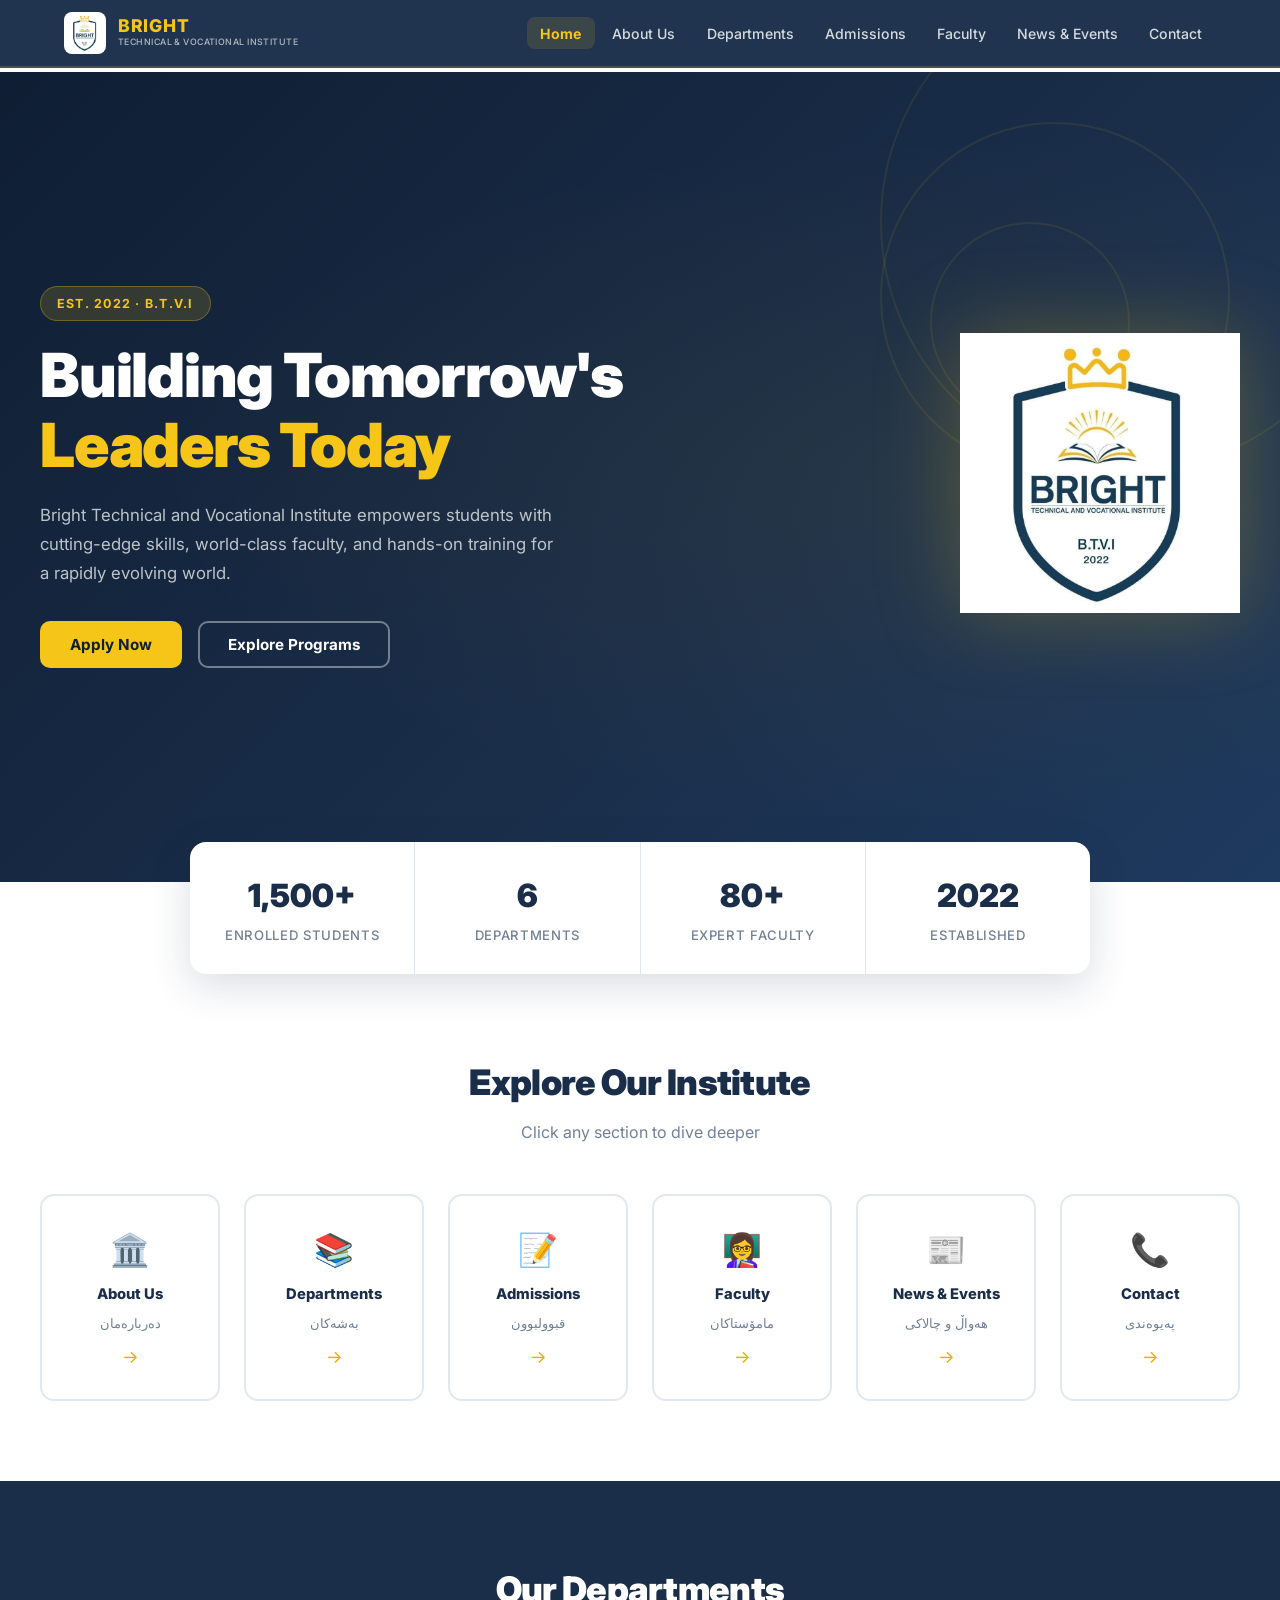
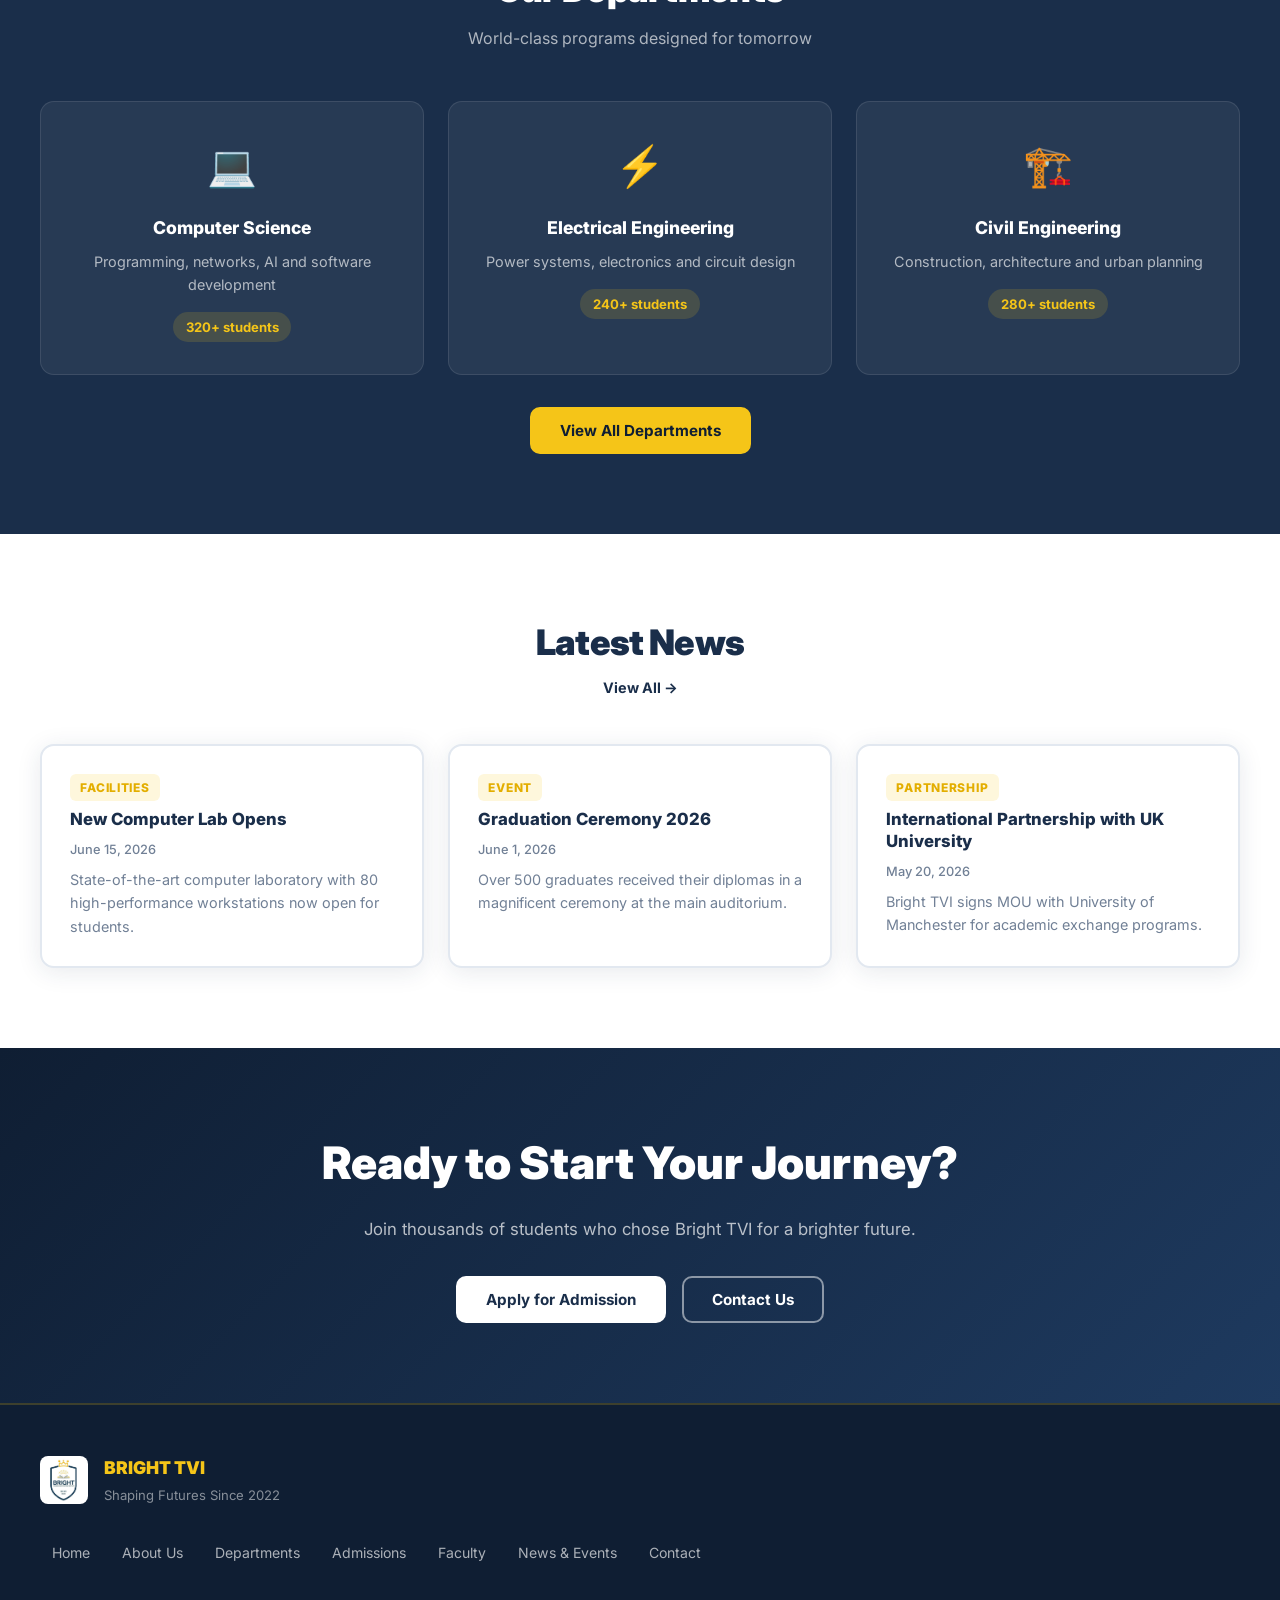
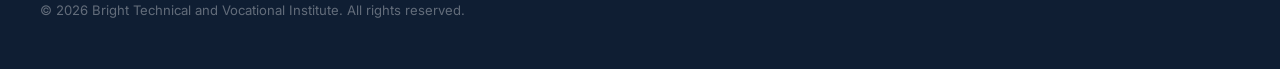
<file: project.html>
<!DOCTYPE html>
  <html lang="en">
  <head>
  <meta charset="UTF-8" />
  <meta name="viewport" content="width=device-width, initial-scale=1.0" />
  <title>Bright Technical and Vocational Institute — B.T.V.I</title>
  <link href="https://fonts.googleapis.com/css2?family=Inter:wght@300;400;500;600;700;800;900&display=swap" rel="stylesheet">
  <style>
  *,*::before,*::after{box-sizing:border-box;margin:0;padding:0}
  :root{
    --navy:#1a2e4a;--navy2:#0f1e33;--gold:#f5c518;--gold2:#e3ae00;
    --white:#ffffff;--gray:#f4f6fa;--text:#2d3748;--muted:#718096;
    --border:#e2e8f0;--radius:14px;
    --shadow:0 4px 24px rgba(26,46,74,.10);--shadow-lg:0 12px 40px rgba(26,46,74,.16);
  }
  html{scroll-behavior:smooth}
  body{font-family:'Inter',sans-serif;color:var(--text);background:#fff;line-height:1.6}
  button{cursor:pointer;border:none;background:none;font-family:inherit}
  input,textarea{font-family:inherit}
  img{max-width:100%}
  ul{list-style:none}
  p{color:var(--muted);line-height:1.7}

  .bvi-root{min-height:100vh;display:flex;flex-direction:column}
  .bvi-main{flex:1;padding-top:72px}
  .page{display:none}
  .page.active{display:block}

  /* NAV */
  .bvi-nav{
    position:fixed;top:0;left:0;right:0;z-index:1000;
    background:rgba(26,46,74,.97);backdrop-filter:blur(16px);
    border-bottom:2px solid rgba(245,197,24,.2);transition:box-shadow .3s;
  }
  .bvi-nav.scrolled{box-shadow:0 4px 32px rgba(0,0,0,.3)}
  .bvi-nav__inner{
    max-width:1200px;margin:0 auto;
    display:flex;align-items:center;gap:1.5rem;padding:.75rem 1.5rem;
  }
  .bvi-nav__brand{display:flex;align-items:center;gap:.75rem;cursor:pointer;flex-shrink:0}
  .bvi-nav__logo{width:42px;height:42px;border-radius:8px;object-fit:contain;background:white;padding:2px}
  .bvi-nav__brand-text{display:flex;flex-direction:column}
  .bvi-nav__title{font-size:1.1rem;font-weight:800;color:var(--gold);letter-spacing:.04em;line-height:1}
  .bvi-nav__sub{font-size:.55rem;color:rgba(255,255,255,.65);font-weight:500;letter-spacing:.05em;text-transform:uppercase}
  .bvi-nav__links{display:flex;align-items:center;gap:.25rem;margin-left:auto}
  .bvi-nav__link{
    padding:.45rem .85rem;border-radius:8px;
    color:rgba(255,255,255,.82);font-size:.88rem;font-weight:500;transition:all .2s;cursor:pointer;
  }
  .bvi-nav__link:hover{color:#fff;background:rgba(255,255,255,.1)}
  .bvi-nav__link.active{color:var(--gold)!important;background:rgba(245,197,24,.12)!important;font-weight:700}
  .bvi-hamburger{display:none;flex-direction:column;gap:5px;padding:.5rem;margin-left:auto;background:none;border:none;cursor:pointer}
  .bvi-hamburger span{display:block;width:24px;height:2px;background:white;border-radius:2px;transition:all .3s}
  .bvi-hamburger.open span:nth-child(1){transform:rotate(45deg) translate(5px,5px)}
  .bvi-hamburger.open span:nth-child(2){opacity:0}
  .bvi-hamburger.open span:nth-child(3){transform:rotate(-45deg) translate(5px,-5px)}

  /* BUTTONS */
  .bvi-btn{
    display:inline-flex;align-items:center;gap:.5rem;
    padding:.75rem 1.75rem;border-radius:10px;font-size:.95rem;font-weight:700;
    transition:all .2s;cursor:pointer;border:2px solid transparent;
  }
  .bvi-btn--gold{background:var(--gold);color:var(--navy2);border-color:var(--gold)}
  .bvi-btn--gold:hover{background:var(--gold2);border-color:var(--gold2);transform:translateY(-2px);box-shadow:0 8px 24px rgba(245,197,24,.35)}
  .bvi-btn--navy{background:var(--navy);color:#fff;border-color:var(--navy)}
  .bvi-btn--navy:hover{background:var(--navy2);transform:translateY(-2px)}
  .bvi-btn--outline{background:transparent;color:#fff;border-color:rgba(255,255,255,.4)}
  .bvi-btn--outline:hover{border-color:#fff;background:rgba(255,255,255,.08)}
  .bvi-btn--white{background:#fff;color:var(--navy)}
  .bvi-btn--white:hover{transform:translateY(-2px);box-shadow:0 8px 24px rgba(0,0,0,.15)}
  .bvi-btn--outline-white{background:transparent;color:#fff;border-color:rgba(255,255,255,.5)}
  .bvi-btn--outline-white:hover{border-color:white;background:rgba(255,255,255,.1)}
  .bvi-link{background:none;border:none;color:var(--navy);font-weight:700;cursor:pointer;font-size:.9rem;transition:color .2s}
  .bvi-link:hover{color:var(--gold2)}

  /* HERO */
  .bvi-hero{
    min-height:90vh;
    background:linear-gradient(135deg,var(--navy2) 0%,var(--navy) 60%,#1e3a5f 100%);
    display:flex;align-items:center;padding:4rem 1.5rem;position:relative;overflow:hidden;
  }
  .bvi-hero::before{
    content:'';position:absolute;inset:0;pointer-events:none;
    background:radial-gradient(ellipse at 75% 50%,rgba(245,197,24,.06) 0%,transparent 60%);
  }
  .bvi-hero__circles{position:absolute;inset:0;pointer-events:none}
  .bvi-hero__circles span{
    position:absolute;border-radius:50%;border:2px solid rgba(245,197,24,.08);
    animation:pulse 4s ease-in-out infinite;
  }
  .bvi-hero__circles span:nth-child(1){width:500px;height:500px;right:-100px;top:-100px;animation-delay:0s}
  .bvi-hero__circles span:nth-child(2){width:350px;height:350px;right:50px;top:50px;animation-delay:.8s}
  .bvi-hero__circles span:nth-child(3){width:200px;height:200px;right:150px;top:150px;animation-delay:1.6s}
  @keyframes pulse{0%,100%{opacity:.3;transform:scale(1)}50%{opacity:.8;transform:scale(1.03)}}

  .bvi-hero__wrap{max-width:1200px;margin:0 auto;display:grid;grid-template-columns:1fr auto;align-items:center;gap:4rem;width:100%;position:relative;z-index:1}
  .bvi-hero__badge{
    display:inline-block;background:rgba(245,197,24,.15);border:1px solid rgba(245,197,24,.3);
    color:var(--gold);font-size:.78rem;font-weight:700;letter-spacing:.1em;text-transform:uppercase;
    padding:.4rem 1rem;border-radius:100px;margin-bottom:1.25rem;width:fit-content;
  }
  .bvi-hero__title{font-size:clamp(2.2rem,5vw,3.8rem);font-weight:900;color:#fff;line-height:1.15;margin-bottom:1.25rem;letter-spacing:-.02em}
  .bvi-hero__accent{color:var(--gold)}
  .bvi-hero__sub{font-size:1.05rem;color:rgba(255,255,255,.72);max-width:520px;line-height:1.75;margin-bottom:2rem}
  .bvi-hero__actions{display:flex;gap:1rem;flex-wrap:wrap}
  .bvi-hero__img{width:280px;height:280px;object-fit:contain;filter:drop-shadow(0 0 40px rgba(245,197,24,.25));animation:float 6s ease-in-out infinite}
  @keyframes float{0%,100%{transform:translateY(0)}50%{transform:translateY(-14px)}}

  /* STATS */
  .bvi-stats{display:flex;flex-wrap:wrap;background:#fff;box-shadow:var(--shadow-lg);border-radius:16px;margin:-2.5rem auto 0;max-width:900px;position:relative;z-index:10}
  .bvi-stats__card{flex:1;min-width:160px;text-align:center;padding:1.75rem 1rem;border-right:1px solid var(--border)}
  .bvi-stats__card:last-child{border-right:none}
  .bvi-stats__num{display:block;font-size:2rem;font-weight:900;color:var(--navy)}
  .bvi-stats__num--gold{color:var(--gold)!important}
  .bvi-stats__label{display:block;font-size:.82rem;color:var(--muted);font-weight:500;margin-top:.25rem;text-transform:uppercase;letter-spacing:.05em}
  .bvi-stats__card--light{background:transparent;border-color:rgba(255,255,255,.1)}
  .bvi-stats__label--light{color:rgba(255,255,255,.6)}

  /* SECTIONS */
  .bvi-section{padding:5rem 1.5rem}
  .bvi-section--dark{background:var(--navy)}
  .bvi-section--gold{background:var(--gold)}
  .bvi-section__header{text-align:center;margin-bottom:3rem;display:flex;flex-direction:column;align-items:center;gap:.5rem}
  .bvi-section__title{font-size:clamp(1.6rem,3vw,2.2rem);font-weight:900;color:var(--navy);letter-spacing:-.02em}
  .bvi-section__title--light{color:#fff!important}
  .bvi-section__desc{color:var(--muted);font-size:1rem}
  .bvi-section__desc--light{color:rgba(255,255,255,.65)!important}

  /* GRID */
  .bvi-grid{display:grid;gap:1.5rem;max-width:1200px;margin:0 auto}
  .bvi-grid--2{grid-template-columns:repeat(auto-fit,minmax(280px,1fr))}
  .bvi-grid--3{grid-template-columns:repeat(auto-fit,minmax(280px,1fr))}
  .bvi-grid--4{grid-template-columns:repeat(auto-fit,minmax(200px,1fr))}
  .bvi-grid--7{grid-template-columns:repeat(auto-fit,minmax(155px,1fr))}

  /* CAT CARDS */
  .bvi-cat-card{
    display:flex;flex-direction:column;align-items:center;gap:.5rem;
    padding:1.75rem 1rem;background:#fff;border:2px solid var(--border);
    border-radius:var(--radius);cursor:pointer;transition:all .25s;text-align:center;position:relative;overflow:hidden;
  }
  .bvi-cat-card::before{content:'';position:absolute;inset:0;background:linear-gradient(135deg,var(--navy) 0%,var(--navy2) 100%);opacity:0;transition:opacity .25s}
  .bvi-cat-card:hover::before{opacity:1}
  .bvi-cat-card:hover{border-color:var(--navy);transform:translateY(-6px);box-shadow:var(--shadow-lg)}
  .bvi-cat-card:hover .bvi-cat-card__label,
  .bvi-cat-card:hover .bvi-cat-card__ku,
  .bvi-cat-card:hover .bvi-cat-card__arrow{color:#fff}
  .bvi-cat-card:hover .bvi-cat-card__icon{transform:scale(1.2)}
  .bvi-cat-card__icon{font-size:2rem;position:relative;z-index:1;transition:transform .25s}
  .bvi-cat-card__label{font-weight:800;font-size:.92rem;color:var(--navy);position:relative;z-index:1;transition:color .25s}
  .bvi-cat-card__ku{font-size:.8rem;color:var(--muted);position:relative;z-index:1;transition:color .25s}
  .bvi-cat-card__arrow{font-size:1.1rem;color:var(--gold2);position:relative;z-index:1;transition:color .25s}

  /* DEPT CARDS */
  .bvi-dept-card{background:rgba(255,255,255,.06);border:1px solid rgba(255,255,255,.1);border-radius:var(--radius);padding:2rem;text-align:center;transition:all .25s}
  .bvi-dept-card:hover{background:rgba(255,255,255,.1);transform:translateY(-4px)}
  .bvi-dept-card__icon{display:block;font-size:2.5rem;margin-bottom:1rem}
  .bvi-dept-card__name{font-size:1.1rem;font-weight:800;color:#fff;margin-bottom:.5rem}
  .bvi-dept-card__desc{font-size:.9rem;color:rgba(255,255,255,.65);line-height:1.6}
  .bvi-dept-card__students{display:inline-block;margin-top:1rem;background:rgba(245,197,24,.15);color:var(--gold);padding:.3rem .8rem;border-radius:100px;font-size:.82rem;font-weight:700}

  /* FULL DEPT */
  .bvi-full-dept-card{background:#fff;border:2px solid var(--border);border-radius:var(--radius);padding:2rem;display:flex;flex-direction:column;gap:.75rem;transition:all .25s;box-shadow:var(--shadow)}
  .bvi-full-dept-card:hover{border-color:var(--navy);transform:translateY(-6px);box-shadow:var(--shadow-lg)}
  .bvi-full-dept-card__header{display:flex;justify-content:space-between;align-items:flex-start}
  .bvi-full-dept-card__icon{font-size:2.5rem}
  .bvi-full-dept-card__students{background:rgba(26,46,74,.08);color:var(--navy);padding:.3rem .75rem;border-radius:100px;font-size:.8rem;font-weight:700}
  .bvi-full-dept-card__name{font-size:1.2rem;font-weight:800;color:var(--navy)}
  .bvi-full-dept-card__ku{font-size:.85rem;color:var(--muted)}
  .bvi-full-dept-card__desc{font-size:.9rem;color:var(--muted);line-height:1.6}
  .bvi-full-dept-card__footer{display:flex;gap:.5rem;flex-wrap:wrap;margin-top:auto}
  .bvi-tag{background:var(--gray);color:var(--muted);padding:.25rem .65rem;border-radius:6px;font-size:.78rem;font-weight:600}
  .bvi-feature{display:flex;flex-direction:column;align-items:center;gap:.5rem;padding:1.5rem;background:rgba(26,46,74,.06);border-radius:var(--radius)}
  .bvi-feature__icon{font-size:2rem}
  .bvi-feature__label{font-weight:700;color:var(--navy);font-size:.9rem}

  /* NEWS */
  .bvi-news-card{background:#fff;border:2px solid var(--border);border-radius:var(--radius);padding:1.75rem;display:flex;flex-direction:column;gap:.5rem;transition:all .25s;box-shadow:var(--shadow)}
  .bvi-news-card:hover{border-color:var(--gold2);transform:translateY(-4px);box-shadow:var(--shadow-lg)}
  .bvi-news-card--full{min-height:240px}
  .bvi-news-card__cat{display:inline-block;width:fit-content;background:rgba(245,197,24,.15);color:var(--gold2);font-size:.75rem;font-weight:800;letter-spacing:.06em;text-transform:uppercase;padding:.25rem .65rem;border-radius:6px}
  .bvi-news-card__title{font-size:1.05rem;font-weight:800;color:var(--navy);line-height:1.3}
  .bvi-news-card__date{font-size:.8rem;color:var(--muted);font-weight:500}
  .bvi-news-card__desc{font-size:.9rem;color:var(--muted);line-height:1.6}

  /* FACULTY */
  .bvi-faculty-card{background:#fff;border:2px solid var(--border);border-radius:var(--radius);padding:2rem;text-align:center;transition:all .25s;box-shadow:var(--shadow)}
  .bvi-faculty-card:hover{border-color:var(--navy);transform:translateY(-6px);box-shadow:var(--shadow-lg)}
  .bvi-faculty-card__avatar{font-size:4rem;width:96px;height:96px;background:var(--gray);border-radius:50%;display:flex;align-items:center;justify-content:center;margin:0 auto 1rem;border:3px solid var(--border)}
  .bvi-faculty-card__name{font-size:1.1rem;font-weight:800;color:var(--navy);margin-bottom:.25rem}
  .bvi-faculty-card__title-text{font-size:.85rem;color:var(--muted)}
  .bvi-faculty-card__exp{display:inline-block;margin-top:.75rem;background:rgba(26,46,74,.08);color:var(--navy);padding:.25rem .7rem;border-radius:100px;font-size:.8rem;font-weight:700}

  /* PAGE HERO */
  .bvi-page-hero{background:linear-gradient(135deg,var(--navy2) 0%,var(--navy) 100%);padding:5rem 1.5rem 4rem;text-align:center;position:relative;overflow:hidden}
  .bvi-page-hero::before{content:'';position:absolute;inset:0;background:radial-gradient(ellipse at 60% 50%,rgba(245,197,24,.08) 0%,transparent 60%)}
  .bvi-page-hero__inner{position:relative;z-index:1}
  .bvi-page-hero__ku{color:var(--gold);font-size:.85rem;font-weight:700;letter-spacing:.12em;text-transform:uppercase;margin-bottom:.75rem}
  .bvi-page-hero__title{font-size:clamp(2rem,5vw,3.2rem);font-weight:900;color:#fff;letter-spacing:-.02em;margin-bottom:.75rem}
  .bvi-page-hero__sub{font-size:1.05rem;color:rgba(255,255,255,.7);max-width:520px;margin:0 auto}

  /* ABOUT */
  .bvi-about-grid{max-width:1100px;margin:0 auto;display:grid;grid-template-columns:1fr auto;gap:4rem;align-items:center}
  .bvi-about__heading{font-size:1.8rem;font-weight:900;color:var(--navy);margin-bottom:1rem}
  .bvi-about__text p{margin-bottom:1rem}
  .bvi-about__values{display:flex;gap:.75rem;flex-wrap:wrap;margin-top:1.5rem}
  .bvi-about__value{background:rgba(26,46,74,.08);color:var(--navy);padding:.4rem 1rem;border-radius:100px;font-weight:700;font-size:.88rem;border:1.5px solid rgba(26,46,74,.15)}
  .bvi-about__logo{width:200px;height:200px;object-fit:contain;filter:drop-shadow(0 8px 32px rgba(26,46,74,.15))}

  /* TIMELINE */
  .bvi-timeline{max-width:700px;margin:0 auto;display:flex;flex-direction:column}
  .bvi-timeline__item{display:flex;gap:1.5rem;align-items:flex-start;padding-bottom:2rem;position:relative}
  .bvi-timeline__item::before{content:'';position:absolute;left:19px;top:36px;bottom:0;width:2px;background:linear-gradient(to bottom,var(--navy),rgba(26,46,74,.1))}
  .bvi-timeline__item:last-child::before{display:none}
  .bvi-timeline__dot{width:40px;height:40px;border-radius:50%;background:var(--navy);border:3px solid var(--gold);flex-shrink:0;display:flex;align-items:center;justify-content:center}
  .bvi-timeline__content{padding-top:.5rem}
  .bvi-timeline__year{font-size:1.25rem;font-weight:900;color:var(--navy)}
  .bvi-timeline__event{color:var(--muted);margin-top:.25rem}

  /* STEPS */
  .bvi-steps{max-width:900px;margin:0 auto;display:grid;grid-template-columns:repeat(auto-fit,minmax(260px,1fr));gap:1.5rem}
  .bvi-step{display:flex;gap:1rem;align-items:flex-start;background:#fff;border:2px solid var(--border);border-radius:var(--radius);padding:1.5rem;transition:all .25s}
  .bvi-step:hover{border-color:var(--navy);transform:translateY(-3px);box-shadow:var(--shadow)}
  .bvi-step__num{font-size:1.5rem;font-weight:900;color:var(--gold2);flex-shrink:0;line-height:1;background:rgba(245,197,24,.12);border-radius:8px;width:48px;height:48px;display:flex;align-items:center;justify-content:center}
  .bvi-step__title{font-weight:800;color:var(--navy);margin-bottom:.35rem;font-size:1rem}
  .bvi-step__desc{font-size:.88rem;color:var(--muted);line-height:1.6}

  /* REQ */
  .bvi-req-card{background:rgba(255,255,255,.06);border:1px solid rgba(255,255,255,.12);border-radius:var(--radius);padding:2rem}
  .bvi-req-card__title{color:#fff;font-size:1.1rem;font-weight:800;margin-bottom:1rem}
  .bvi-req-list{display:flex;flex-direction:column;gap:.75rem}
  .bvi-req-list li{color:rgba(255,255,255,.75);font-size:.9rem;padding-left:1.25rem;position:relative}
  .bvi-req-list li::before{content:'✓';position:absolute;left:0;color:var(--gold);font-weight:900}

  /* CONTACT */
  .bvi-contact-grid{max-width:1100px;margin:0 auto;display:grid;grid-template-columns:1fr 1fr;gap:3rem;align-items:start}
  .bvi-contact__heading{font-size:1.8rem;font-weight:900;color:var(--navy);margin-bottom:.75rem}
  .bvi-contact__sub{color:var(--muted);margin-bottom:2rem}
  .bvi-contact__items{display:flex;flex-direction:column;gap:1.25rem}
  .bvi-contact__item{display:flex;gap:1rem;align-items:flex-start}
  .bvi-contact__icon{font-size:1.4rem;flex-shrink:0}
  .bvi-contact__item strong{display:block;color:var(--navy);font-weight:700;margin-bottom:.15rem}
  .bvi-contact__item p{font-size:.9rem;color:var(--muted);margin:0}

  /* FORM */
  .bvi-form{background:#fff;border:2px solid var(--border);border-radius:var(--radius);padding:2rem;box-shadow:var(--shadow)}
  .bvi-form__title{font-size:1.25rem;font-weight:800;color:var(--navy);margin-bottom:1.5rem}
  .bvi-form__group{display:flex;flex-direction:column;gap:.4rem;margin-bottom:1.25rem}
  .bvi-form__group label{font-size:.88rem;font-weight:700;color:var(--navy)}
  .bvi-input{width:100%;padding:.7rem 1rem;border:2px solid var(--border);border-radius:10px;font-size:.95rem;color:var(--text);transition:border-color .2s;outline:none;background:var(--gray)}
  .bvi-input:focus{border-color:var(--navy);background:#fff}
  .bvi-textarea{resize:vertical;min-height:120px}

  /* SUBSCRIBE */
  .bvi-subscribe{display:flex;gap:.75rem;flex-wrap:wrap;justify-content:center;max-width:500px;margin:0 auto}
  .bvi-subscribe .bvi-input{flex:1;min-width:200px}

  /* CTA */
  .bvi-cta{background:linear-gradient(135deg,var(--navy2) 0%,#1e3a5f 100%);padding:5rem 1.5rem;text-align:center}
  .bvi-cta__title{font-size:clamp(1.8rem,4vw,2.8rem);font-weight:900;color:#fff;margin-bottom:1rem}
  .bvi-cta__sub{color:rgba(255,255,255,.7);font-size:1.05rem;margin-bottom:2rem}

  /* FOOTER */
  .bvi-footer{background:var(--navy2);padding:3rem 1.5rem;border-top:2px solid rgba(245,197,24,.2)}
  .bvi-footer__inner{max-width:1200px;margin:0 auto}
  .bvi-footer__brand{display:flex;align-items:center;gap:1rem;margin-bottom:2rem}
  .bvi-footer__logo{width:48px;height:48px;object-fit:contain;border-radius:8px;background:white;padding:2px}
  .bvi-footer__name{color:var(--gold);font-weight:900;font-size:1.1rem}
  .bvi-footer__tagline{color:rgba(255,255,255,.5);font-size:.82rem;margin-top:.1rem}
  .bvi-footer__links{display:flex;flex-wrap:wrap;gap:.5rem;margin-bottom:2rem}
  .bvi-footer__link{color:rgba(255,255,255,.65);font-size:.88rem;padding:.35rem .75rem;border-radius:7px;transition:all .2s;cursor:pointer}
  .bvi-footer__link:hover{color:var(--gold);background:rgba(255,255,255,.05)}
  .bvi-footer__copy{color:rgba(255,255,255,.35);font-size:.82rem}

  /* RESPONSIVE */
  @media(max-width:768px){
    .bvi-main{padding-top:64px}
    .bvi-hamburger{display:flex}
    .bvi-nav__links{display:none;position:absolute;top:100%;left:0;right:0;background:var(--navy2);flex-direction:column;padding:1rem;border-top:1px solid rgba(255,255,255,.1);gap:.25rem}
    .bvi-nav__links.open{display:flex}
    .bvi-nav__link{width:100%;text-align:left}
    .bvi-hero{padding:3rem 1.5rem;min-height:auto}
    .bvi-hero__wrap{grid-template-columns:1fr;gap:2rem}
    .bvi-hero__img{width:200px;height:200px}
    .bvi-stats{margin-top:1rem}
    .bvi-stats__card{min-width:50%}
    .bvi-about-grid{grid-template-columns:1fr;gap:2rem}
    .bvi-contact-grid{grid-template-columns:1fr}
    .bvi-grid--7{grid-template-columns:repeat(2,1fr)}
  }
  @media(max-width:480px){
    .bvi-grid--7{grid-template-columns:1fr 1fr}
    .bvi-hero__actions{flex-direction:column}
    .bvi-btn{width:100%;justify-content:center}
  }
  </style>
  </head>
  <body>
  <div class="bvi-root">
    <!-- NAVBAR -->
    <nav class="bvi-nav" id="navbar">
      <div class="bvi-nav__inner">
        <div class="bvi-nav__brand" onclick="navigate('home')">
          <img src="[data-uri]" alt="Bright TVI" class="bvi-nav__logo" />
          <div class="bvi-nav__brand-text">
            <span class="bvi-nav__title">BRIGHT</span>
            <span class="bvi-nav__sub">Technical &amp; Vocational Institute</span>
          </div>
        </div>
        <button class="bvi-hamburger" id="hamburger" onclick="toggleMenu()" aria-label="Menu">
          <span></span><span></span><span></span>
        </button>
        <ul class="bvi-nav__links" id="navlinks">
          <li><button class="bvi-nav__link active" data-page="home" onclick="navigate('home')">Home</button></li>
          <li><button class="bvi-nav__link" data-page="about" onclick="navigate('about')">About Us</button></li>
          <li><button class="bvi-nav__link" data-page="departments" onclick="navigate('departments')">Departments</button></li>
          <li><button class="bvi-nav__link" data-page="admissions" onclick="navigate('admissions')">Admissions</button></li>
          <li><button class="bvi-nav__link" data-page="faculty" onclick="navigate('faculty')">Faculty</button></li>
          <li><button class="bvi-nav__link" data-page="news" onclick="navigate('news')">News &amp; Events</button></li>
          <li><button class="bvi-nav__link" data-page="contact" onclick="navigate('contact')">Contact</button></li>
        </ul>
      </div>
    </nav>

    <!-- MAIN -->
    <main class="bvi-main">

      <!-- HOME PAGE -->
      <div id="page-home" class="page active">
        <section class="bvi-hero">
          <div class="bvi-hero__circles"><span></span><span></span><span></span></div>
          <div class="bvi-hero__wrap">
            <div>
              <div class="bvi-hero__badge">Est. 2022 · B.T.V.I</div>
              <h1 class="bvi-hero__title">Building Tomorrow's<br><span class="bvi-hero__accent">Leaders Today</span></h1>
              <p class="bvi-hero__sub">Bright Technical and Vocational Institute empowers students with cutting-edge skills, world-class faculty, and hands-on training for a rapidly evolving world.</p>
              <div class="bvi-hero__actions">
                <button class="bvi-btn bvi-btn--gold" onclick="navigate('admissions')">Apply Now</button>
                <button class="bvi-btn bvi-btn--outline" onclick="navigate('departments')">Explore Programs</button>
              </div>
            </div>
            <div><img src="[data-uri]" alt="Bright TVI Shield" class="bvi-hero__img" /></div>
          </div>
        </section>

        <div class="bvi-stats">
          <div class="bvi-stats__card"><span class="bvi-stats__num">1,500+</span><span class="bvi-stats__label">Enrolled Students</span></div>
          <div class="bvi-stats__card"><span class="bvi-stats__num">6</span><span class="bvi-stats__label">Departments</span></div>
          <div class="bvi-stats__card"><span class="bvi-stats__num">80+</span><span class="bvi-stats__label">Expert Faculty</span></div>
          <div class="bvi-stats__card"><span class="bvi-stats__num">2022</span><span class="bvi-stats__label">Established</span></div>
        </div>

        <section class="bvi-section">
          <div class="bvi-section__header">
            <h2 class="bvi-section__title">Explore Our Institute</h2>
            <p class="bvi-section__desc">Click any section to dive deeper</p>
          </div>
          <div class="bvi-grid bvi-grid--7">
            <div class="bvi-cat-card" onclick="navigate('about')"><span class="bvi-cat-card__icon">🏛️</span><span class="bvi-cat-card__label">About Us</span><span class="bvi-cat-card__ku">دەربارەمان</span><span class="bvi-cat-card__arrow">→</span></div>
            <div class="bvi-cat-card" onclick="navigate('departments')"><span class="bvi-cat-card__icon">📚</span><span class="bvi-cat-card__label">Departments</span><span class="bvi-cat-card__ku">بەشەکان</span><span class="bvi-cat-card__arrow">→</span></div>
            <div class="bvi-cat-card" onclick="navigate('admissions')"><span class="bvi-cat-card__icon">📝</span><span class="bvi-cat-card__label">Admissions</span><span class="bvi-cat-card__ku">قبوولبوون</span><span class="bvi-cat-card__arrow">→</span></div>
            <div class="bvi-cat-card" onclick="navigate('faculty')"><span class="bvi-cat-card__icon">👩‍🏫</span><span class="bvi-cat-card__label">Faculty</span><span class="bvi-cat-card__ku">مامۆستاکان</span><span class="bvi-cat-card__arrow">→</span></div>
            <div class="bvi-cat-card" onclick="navigate('news')"><span class="bvi-cat-card__icon">📰</span><span class="bvi-cat-card__label">News &amp; Events</span><span class="bvi-cat-card__ku">هەواڵ و چالاکی</span><span class="bvi-cat-card__arrow">→</span></div>
            <div class="bvi-cat-card" onclick="navigate('contact')"><span class="bvi-cat-card__icon">📞</span><span class="bvi-cat-card__label">Contact</span><span class="bvi-cat-card__ku">پەیوەندی</span><span class="bvi-cat-card__arrow">→</span></div>
          </div>
        </section>

        <section class="bvi-section bvi-section--dark">
          <div class="bvi-section__header">
            <h2 class="bvi-section__title bvi-section__title--light">Our Departments</h2>
            <p class="bvi-section__desc bvi-section__desc--light">World-class programs designed for tomorrow</p>
          </div>
          <div class="bvi-grid bvi-grid--3">
            <div class="bvi-dept-card"><span class="bvi-dept-card__icon">💻</span><h3 class="bvi-dept-card__name">Computer Science</h3><p class="bvi-dept-card__desc">Programming, networks, AI and software development</p><span class="bvi-dept-card__students">320+ students</span></div>
            <div class="bvi-dept-card"><span class="bvi-dept-card__icon">⚡</span><h3 class="bvi-dept-card__name">Electrical Engineering</h3><p class="bvi-dept-card__desc">Power systems, electronics and circuit design</p><span class="bvi-dept-card__students">240+ students</span></div>
            <div class="bvi-dept-card"><span class="bvi-dept-card__icon">🏗️</span><h3 class="bvi-dept-card__name">Civil Engineering</h3><p class="bvi-dept-card__desc">Construction, architecture and urban planning</p><span class="bvi-dept-card__students">280+ students</span></div>
          </div>
          <div style="text-align:center;margin-top:2rem"><button class="bvi-btn bvi-btn--gold" onclick="navigate('departments')">View All Departments</button></div>
        </section>

        <section class="bvi-section">
          <div class="bvi-section__header">
            <h2 class="bvi-section__title">Latest News</h2>
            <button class="bvi-link" onclick="navigate('news')">View All →</button>
          </div>
          <div class="bvi-grid bvi-grid--3">
            <div class="bvi-news-card"><span class="bvi-news-card__cat">Facilities</span><h3 class="bvi-news-card__title">New Computer Lab Opens</h3><p class="bvi-news-card__date">June 15, 2026</p><p class="bvi-news-card__desc">State-of-the-art computer laboratory with 80 high-performance workstations now open for students.</p></div>
            <div class="bvi-news-card"><span class="bvi-news-card__cat">Event</span><h3 class="bvi-news-card__title">Graduation Ceremony 2026</h3><p class="bvi-news-card__date">June 1, 2026</p><p class="bvi-news-card__desc">Over 500 graduates received their diplomas in a magnificent ceremony at the main auditorium.</p></div>
            <div class="bvi-news-card"><span class="bvi-news-card__cat">Partnership</span><h3 class="bvi-news-card__title">International Partnership with UK University</h3><p class="bvi-news-card__date">May 20, 2026</p><p class="bvi-news-card__desc">Bright TVI signs MOU with University of Manchester for academic exchange programs.</p></div>
          </div>
        </section>

        <section class="bvi-cta">
          <h2 class="bvi-cta__title">Ready to Start Your Journey?</h2>
          <p class="bvi-cta__sub">Join thousands of students who chose Bright TVI for a brighter future.</p>
          <div class="bvi-hero__actions" style="justify-content:center">
            <button class="bvi-btn bvi-btn--white" onclick="navigate('admissions')">Apply for Admission</button>
            <button class="bvi-btn bvi-btn--outline-white" onclick="navigate('contact')">Contact Us</button>
          </div>
        </section>
      </div>

      <!-- ABOUT PAGE -->
      <div id="page-about" class="page">
        <div class="bvi-page-hero"><div class="bvi-page-hero__inner"><p class="bvi-page-hero__ku">دەربارەمان</p><h1 class="bvi-page-hero__title">About Us</h1><p class="bvi-page-hero__sub">Our story, mission and vision</p></div></div>
        <section class="bvi-section">
          <div class="bvi-about-grid">
            <div class="bvi-about__text">
              <h2 class="bvi-about__heading">Who We Are</h2>
              <p>Bright Technical and Vocational Institute (B.T.V.I) was founded in 2022 with a bold vision — to bridge the gap between education and industry by offering practical, career-focused technical training programs.</p>
              <p>Located in the heart of Kurdistan, Bright TVI has grown into a leading vocational institution, recognized for academic excellence and commitment to student success.</p>
              <div class="bvi-about__values">
                <span class="bvi-about__value">Excellence</span>
                <span class="bvi-about__value">Innovation</span>
                <span class="bvi-about__value">Integrity</span>
                <span class="bvi-about__value">Community</span>
              </div>
            </div>
            <div><img src="[data-uri]" alt="Bright TVI" class="bvi-about__logo" /></div>
          </div>
        </section>
        <section class="bvi-section bvi-section--dark">
          <div class="bvi-grid bvi-grid--3">
            <div class="bvi-dept-card"><span class="bvi-dept-card__icon">🎯</span><h3 class="bvi-dept-card__name">Our Mission</h3><p class="bvi-dept-card__desc">To provide high-quality technical and vocational education that equips students with the skills, knowledge, and character needed to thrive in the modern workforce.</p></div>
            <div class="bvi-dept-card"><span class="bvi-dept-card__icon">🔭</span><h3 class="bvi-dept-card__name">Our Vision</h3><p class="bvi-dept-card__desc">To become the most respected technical institute in the region, known for producing graduates who lead industries and transform communities.</p></div>
            <div class="bvi-dept-card"><span class="bvi-dept-card__icon">⭐</span><h3 class="bvi-dept-card__name">Our Values</h3><p class="bvi-dept-card__desc">We are committed to excellence, innovation, integrity, and creating an inclusive environment where every student can reach their full potential.</p></div>
          </div>
        </section>
        <section class="bvi-section">
          <div class="bvi-section__header"><h2 class="bvi-section__title">Our History</h2></div>
          <div class="bvi-timeline">
            <div class="bvi-timeline__item"><div class="bvi-timeline__dot"></div><div class="bvi-timeline__content"><span class="bvi-timeline__year">2022</span><p class="bvi-timeline__event">Founded by a group of visionary educators and industry leaders</p></div></div>
            <div class="bvi-timeline__item"><div class="bvi-timeline__dot"></div><div class="bvi-timeline__content"><span class="bvi-timeline__year">2023</span><p class="bvi-timeline__event">Launched 4 core departments and enrolled first 400 students</p></div></div>
            <div class="bvi-timeline__item"><div class="bvi-timeline__dot"></div><div class="bvi-timeline__content"><span class="bvi-timeline__year">2024</span><p class="bvi-timeline__event">Opened new engineering labs and signed first international partnerships</p></div></div>
            <div class="bvi-timeline__item"><div class="bvi-timeline__dot"></div><div class="bvi-timeline__content"><span class="bvi-timeline__year">2025</span><p class="bvi-timeline__event">Reached 1,200 students and launched the Healthcare department</p></div></div>
            <div class="bvi-timeline__item"><div class="bvi-timeline__dot"></div><div class="bvi-timeline__content"><span class="bvi-timeline__year">2026</span><p class="bvi-timeline__event">Celebrating 1,500+ students and expanding programs across Kurdistan</p></div></div>
          </div>
        </section>
      </div>

      <!-- DEPARTMENTS PAGE -->
      <div id="page-departments" class="page">
        <div class="bvi-page-hero"><div class="bvi-page-hero__inner"><p class="bvi-page-hero__ku">بەشەکان</p><h1 class="bvi-page-hero__title">Departments</h1><p class="bvi-page-hero__sub">Six world-class programs to launch your career</p></div></div>
        <section class="bvi-section">
          <div class="bvi-grid bvi-grid--3">
            <div class="bvi-full-dept-card"><div class="bvi-full-dept-card__header"><span class="bvi-full-dept-card__icon">💻</span><span class="bvi-full-dept-card__students">320+ students</span></div><h3 class="bvi-full-dept-card__name">Computer Science</h3><p class="bvi-full-dept-card__ku">زانستی کۆمپیوتەر</p><p class="bvi-full-dept-card__desc">Programming, networks, AI and software development</p><div class="bvi-full-dept-card__footer"><span class="bvi-tag">2-Year Program</span><span class="bvi-tag">Certificate</span></div></div>
            <div class="bvi-full-dept-card"><div class="bvi-full-dept-card__header"><span class="bvi-full-dept-card__icon">⚡</span><span class="bvi-full-dept-card__students">240+ students</span></div><h3 class="bvi-full-dept-card__name">Electrical Engineering</h3><p class="bvi-full-dept-card__ku">ئەندازیاری کارەبا</p><p class="bvi-full-dept-card__desc">Power systems, electronics and circuit design</p><div class="bvi-full-dept-card__footer"><span class="bvi-tag">2-Year Program</span><span class="bvi-tag">Certificate</span></div></div>
            <div class="bvi-full-dept-card"><div class="bvi-full-dept-card__header"><span class="bvi-full-dept-card__icon">🏗️</span><span class="bvi-full-dept-card__students">280+ students</span></div><h3 class="bvi-full-dept-card__name">Civil Engineering</h3><p class="bvi-full-dept-card__ku">ئەندازیاری شارستانی</p><p class="bvi-full-dept-card__desc">Construction, architecture and urban planning</p><div class="bvi-full-dept-card__footer"><span class="bvi-tag">2-Year Program</span><span class="bvi-tag">Certificate</span></div></div>
            <div class="bvi-full-dept-card"><div class="bvi-full-dept-card__header"><span class="bvi-full-dept-card__icon">📊</span><span class="bvi-full-dept-card__students">350+ students</span></div><h3 class="bvi-full-dept-card__name">Business Administration</h3><p class="bvi-full-dept-card__ku">بەڕێوەبردنی بازرگانی</p><p class="bvi-full-dept-card__desc">Finance, management and entrepreneurship</p><div class="bvi-full-dept-card__footer"><span class="bvi-tag">2-Year Program</span><span class="bvi-tag">Certificate</span></div></div>
            <div class="bvi-full-dept-card"><div class="bvi-full-dept-card__header"><span class="bvi-full-dept-card__icon">🏥</span><span class="bvi-full-dept-card__students">190+ students</span></div><h3 class="bvi-full-dept-card__name">Healthcare</h3><p class="bvi-full-dept-card__ku">تەندروستی</p><p class="bvi-full-dept-card__desc">Nursing, medical technology and health sciences</p><div class="bvi-full-dept-card__footer"><span class="bvi-tag">2-Year Program</span><span class="bvi-tag">Certificate</span></div></div>
            <div class="bvi-full-dept-card"><div class="bvi-full-dept-card__header"><span class="bvi-full-dept-card__icon">🎨</span><span class="bvi-full-dept-card__students">160+ students</span></div><h3 class="bvi-full-dept-card__name">Graphic Design</h3><p class="bvi-full-dept-card__ku">دیزاینی گرافیک</p><p class="bvi-full-dept-card__desc">Visual arts, branding and digital media</p><div class="bvi-full-dept-card__footer"><span class="bvi-tag">2-Year Program</span><span class="bvi-tag">Certificate</span></div></div>
          </div>
        </section>
        <section class="bvi-section bvi-section--gold">
          <div class="bvi-section__header"><h2 class="bvi-section__title">Why Choose Our Programs?</h2></div>
          <div class="bvi-grid bvi-grid--4">
            <div class="bvi-feature"><span class="bvi-feature__icon">🔬</span><span class="bvi-feature__label">Modern Labs</span></div>
            <div class="bvi-feature"><span class="bvi-feature__icon">🤝</span><span class="bvi-feature__label">Industry Partners</span></div>
            <div class="bvi-feature"><span class="bvi-feature__icon">📜</span><span class="bvi-feature__label">Certified Programs</span></div>
            <div class="bvi-feature"><span class="bvi-feature__icon">💼</span><span class="bvi-feature__label">Job Placement</span></div>
          </div>
        </section>
      </div>

      <!-- ADMISSIONS PAGE -->
      <div id="page-admissions" class="page">
        <div class="bvi-page-hero"><div class="bvi-page-hero__inner"><p class="bvi-page-hero__ku">قبوولبوون</p><h1 class="bvi-page-hero__title">Admissions</h1><p class="bvi-page-hero__sub">Start your journey at Bright TVI</p></div></div>
        <section class="bvi-section">
          <div class="bvi-section__header"><h2 class="bvi-section__title">How to Apply</h2></div>
          <div class="bvi-steps">
            <div class="bvi-step"><div class="bvi-step__num">01</div><div><h3 class="bvi-step__title">Choose Your Program</h3><p class="bvi-step__desc">Browse our 6 departments and select the program that matches your passion and career goals.</p></div></div>
            <div class="bvi-step"><div class="bvi-step__num">02</div><div><h3 class="bvi-step__title">Complete Application</h3><p class="bvi-step__desc">Fill out the online application form with your personal and academic information.</p></div></div>
            <div class="bvi-step"><div class="bvi-step__num">03</div><div><h3 class="bvi-step__title">Submit Documents</h3><p class="bvi-step__desc">Upload required documents including ID, previous certificates, and passport photo.</p></div></div>
            <div class="bvi-step"><div class="bvi-step__num">04</div><div><h3 class="bvi-step__title">Entrance Assessment</h3><p class="bvi-step__desc">Take the short entrance assessment to help us place you in the right program level.</p></div></div>
            <div class="bvi-step"><div class="bvi-step__num">05</div><div><h3 class="bvi-step__title">Receive Decision</h3><p class="bvi-step__desc">Get your admission decision within 5 business days via email and phone.</p></div></div>
            <div class="bvi-step"><div class="bvi-step__num">06</div><div><h3 class="bvi-step__title">Enroll &amp; Begin</h3><p class="bvi-step__desc">Complete enrollment, pay tuition, and get ready for your first day at Bright TVI!</p></div></div>
          </div>
        </section>
        <section class="bvi-section bvi-section--dark">
          <div class="bvi-section__header"><h2 class="bvi-section__title bvi-section__title--light">Requirements &amp; Fees</h2></div>
          <div class="bvi-grid bvi-grid--2">
            <div class="bvi-req-card"><h3 class="bvi-req-card__title">📋 Requirements</h3><ul class="bvi-req-list"><li>Valid national ID or passport</li><li>High school diploma or equivalent</li><li>2 passport-size photos</li><li>Completed application form</li><li>Entrance assessment (online)</li></ul></div>
            <div class="bvi-req-card"><h3 class="bvi-req-card__title">💰 Tuition &amp; Fees</h3><ul class="bvi-req-list"><li>Registration Fee: 50,000 IQD</li><li>Semester Tuition: 350,000–500,000 IQD</li><li>Lab &amp; Materials: 75,000 IQD/semester</li><li>Merit Scholarships Available</li><li>Installment Plans Available</li></ul></div>
          </div>
        </section>
        <section class="bvi-section bvi-section--gold">
          <div style="text-align:center"><h2 style="color:#1a2e4a;font-size:1.8rem;font-weight:700;margin-bottom:.5rem">Applications Now Open!</h2><p style="color:#1a2e4a;margin-bottom:1.5rem">Fall 2026 semester starts September 1st. Limited seats available.</p><button class="bvi-btn bvi-btn--navy">Apply Now — It's Free</button></div>
        </section>
      </div>

      <!-- FACULTY PAGE -->
      <div id="page-faculty" class="page">
        <div class="bvi-page-hero"><div class="bvi-page-hero__inner"><p class="bvi-page-hero__ku">مامۆستاکان</p><h1 class="bvi-page-hero__title">Our Faculty</h1><p class="bvi-page-hero__sub">Expert educators dedicated to your success</p></div></div>
        <section class="bvi-section">
          <div class="bvi-grid bvi-grid--3">
            <div class="bvi-faculty-card"><div class="bvi-faculty-card__avatar">👨‍🏫</div><h3 class="bvi-faculty-card__name">Dr. Karwan Ahmed</h3><p class="bvi-faculty-card__title-text">Dean of Computer Science</p><span class="bvi-faculty-card__exp">15 yrs experience</span></div>
            <div class="bvi-faculty-card"><div class="bvi-faculty-card__avatar">👩‍🏫</div><h3 class="bvi-faculty-card__name">Dr. Shilan Mustafa</h3><p class="bvi-faculty-card__title-text">Head of Engineering</p><span class="bvi-faculty-card__exp">12 yrs experience</span></div>
            <div class="bvi-faculty-card"><div class="bvi-faculty-card__avatar">👨‍💼</div><h3 class="bvi-faculty-card__name">Prof. Sardar Hasan</h3><p class="bvi-faculty-card__title-text">Business Faculty Head</p><span class="bvi-faculty-card__exp">18 yrs experience</span></div>
            <div class="bvi-faculty-card"><div class="bvi-faculty-card__avatar">👩‍⚕️</div><h3 class="bvi-faculty-card__name">Dr. Rozhin Omar</h3><p class="bvi-faculty-card__title-text">Healthcare Director</p><span class="bvi-faculty-card__exp">10 yrs experience</span></div>
            <div class="bvi-faculty-card"><div class="bvi-faculty-card__avatar">🧑‍🎨</div><h3 class="bvi-faculty-card__name">Mr. Alan Karim</h3><p class="bvi-faculty-card__title-text">Design Department Lead</p><span class="bvi-faculty-card__exp">8 yrs experience</span></div>
            <div class="bvi-faculty-card"><div class="bvi-faculty-card__avatar">👩‍🔬</div><h3 class="bvi-faculty-card__name">Dr. Bayan Jalal</h3><p class="bvi-faculty-card__title-text">Research Coordinator</p><span class="bvi-faculty-card__exp">14 yrs experience</span></div>
          </div>
        </section>
        <section class="bvi-section bvi-section--dark">
          <div class="bvi-section__header"><h2 class="bvi-section__title bvi-section__title--light">Our Academic Team</h2><p class="bvi-section__desc bvi-section__desc--light">Numbers that speak for themselves</p></div>
          <div class="bvi-grid bvi-grid--4">
            <div class="bvi-stats__card bvi-stats__card--light"><span class="bvi-stats__num bvi-stats__num--gold">80+</span><span class="bvi-stats__label bvi-stats__label--light">Faculty Members</span></div>
            <div class="bvi-stats__card bvi-stats__card--light"><span class="bvi-stats__num bvi-stats__num--gold">12</span><span class="bvi-stats__label bvi-stats__label--light">PhD Holders</span></div>
            <div class="bvi-stats__card bvi-stats__card--light"><span class="bvi-stats__num bvi-stats__num--gold">95%</span><span class="bvi-stats__label bvi-stats__label--light">Student Satisfaction</span></div>
            <div class="bvi-stats__card bvi-stats__card--light"><span class="bvi-stats__num bvi-stats__num--gold">15+</span><span class="bvi-stats__label bvi-stats__label--light">Avg. Years Experience</span></div>
          </div>
        </section>
      </div>

      <!-- NEWS PAGE -->
      <div id="page-news" class="page">
        <div class="bvi-page-hero"><div class="bvi-page-hero__inner"><p class="bvi-page-hero__ku">هەواڵ و چالاکی</p><h1 class="bvi-page-hero__title">News &amp; Events</h1><p class="bvi-page-hero__sub">Stay updated with what's happening at Bright TVI</p></div></div>
        <section class="bvi-section">
          <div class="bvi-grid bvi-grid--3">
            <div class="bvi-news-card bvi-news-card--full"><span class="bvi-news-card__cat">Facilities</span><h3 class="bvi-news-card__title">New Computer Lab Opens</h3><p class="bvi-news-card__date">📅 June 15, 2026</p><p class="bvi-news-card__desc">State-of-the-art computer laboratory with 80 high-performance workstations now open for students.</p></div>
            <div class="bvi-news-card bvi-news-card--full"><span class="bvi-news-card__cat">Event</span><h3 class="bvi-news-card__title">Graduation Ceremony 2026</h3><p class="bvi-news-card__date">📅 June 1, 2026</p><p class="bvi-news-card__desc">Over 500 graduates received their diplomas in a magnificent ceremony at the main auditorium.</p></div>
            <div class="bvi-news-card bvi-news-card--full"><span class="bvi-news-card__cat">Partnership</span><h3 class="bvi-news-card__title">International Partnership with UK University</h3><p class="bvi-news-card__date">📅 May 20, 2026</p><p class="bvi-news-card__desc">Bright TVI signs MOU with University of Manchester for academic exchange programs.</p></div>
            <div class="bvi-news-card bvi-news-card--full"><span class="bvi-news-card__cat">Achievement</span><h3 class="bvi-news-card__title">Science Fair Winners Announced</h3><p class="bvi-news-card__date">📅 May 10, 2026</p><p class="bvi-news-card__desc">Students from the Engineering department won first place at the Kurdistan Science Fair 2026.</p></div>
            <div class="bvi-news-card bvi-news-card--full"><span class="bvi-news-card__cat">Financial Aid</span><h3 class="bvi-news-card__title">New Scholarship Program Launched</h3><p class="bvi-news-card__date">📅 April 28, 2026</p><p class="bvi-news-card__desc">Full and partial scholarships now available for outstanding students in all departments.</p></div>
            <div class="bvi-news-card bvi-news-card--full"><span class="bvi-news-card__cat">Sports</span><h3 class="bvi-news-card__title">Sports Day Championship</h3><p class="bvi-news-card__date">📅 April 15, 2026</p><p class="bvi-news-card__desc">Annual sports competition brought together all departments in friendly athletic competition.</p></div>
          </div>
        </section>
        <section class="bvi-section bvi-section--gold">
          <div style="text-align:center"><h2 style="color:#1a2e4a;font-weight:700;margin-bottom:.5rem;font-size:1.5rem">📬 Subscribe to Our Newsletter</h2><p style="color:#1a2e4a;margin-bottom:1.5rem">Get the latest news and event updates directly to your inbox.</p><div class="bvi-subscribe"><input class="bvi-input" type="email" placeholder="Enter your email address" /><button class="bvi-btn bvi-btn--navy">Subscribe</button></div></div>
        </section>
      </div>

      <!-- CONTACT PAGE -->
      <div id="page-contact" class="page">
        <div class="bvi-page-hero"><div class="bvi-page-hero__inner"><p class="bvi-page-hero__ku">پەیوەندی</p><h1 class="bvi-page-hero__title">Contact Us</h1><p class="bvi-page-hero__sub">We're here to help — reach out anytime</p></div></div>
        <section class="bvi-section">
          <div class="bvi-contact-grid">
            <div class="bvi-contact__info">
              <h2 class="bvi-contact__heading">Get In Touch</h2>
              <p class="bvi-contact__sub">Have a question about admissions, programs, or anything else? Our team is ready to assist you.</p>
              <div class="bvi-contact__items">
                <div class="bvi-contact__item"><span class="bvi-contact__icon">📍</span><div><strong>Address</strong><p>Erbil, Kurdistan Region, Iraq</p></div></div>
                <div class="bvi-contact__item"><span class="bvi-contact__icon">📞</span><div><strong>Phone</strong><p>+964 750 000 0000</p></div></div>
                <div class="bvi-contact__item"><span class="bvi-contact__icon">✉️</span><div><strong>Email</strong><p>info@brighttvi.edu.iq</p></div></div>
                <div class="bvi-contact__item"><span class="bvi-contact__icon">🕐</span><div><strong>Office Hours</strong><p>Sun–Thu: 8:00 AM – 4:00 PM</p></div></div>
              </div>
            </div>
            <form class="bvi-form" onsubmit="return false">
              <h3 class="bvi-form__title">Send a Message</h3>
              <div class="bvi-form__group"><label>Full Name</label><input class="bvi-input" type="text" placeholder="Your full name" /></div>
              <div class="bvi-form__group"><label>Email Address</label><input class="bvi-input" type="email" placeholder="your@email.com" /></div>
              <div class="bvi-form__group"><label>Subject</label><input class="bvi-input" type="text" placeholder="How can we help?" /></div>
              <div class="bvi-form__group"><label>Message</label><textarea class="bvi-input bvi-textarea" rows="5" placeholder="Write your message here..."></textarea></div>
              <button type="submit" class="bvi-btn bvi-btn--gold" style="width:100%">Send Message</button>
            </form>
          </div>
        </section>
      </div>

    </main>

    <!-- FOOTER -->
    <footer class="bvi-footer">
      <div class="bvi-footer__inner">
        <div class="bvi-footer__brand">
          <img src="[data-uri]" alt="Bright TVI" class="bvi-footer__logo" />
          <div><p class="bvi-footer__name">BRIGHT TVI</p><p class="bvi-footer__tagline">Shaping Futures Since 2022</p></div>
        </div>
        <div class="bvi-footer__links">
          <button class="bvi-footer__link" onclick="navigate('home')">Home</button>
          <button class="bvi-footer__link" onclick="navigate('about')">About Us</button>
          <button class="bvi-footer__link" onclick="navigate('departments')">Departments</button>
          <button class="bvi-footer__link" onclick="navigate('admissions')">Admissions</button>
          <button class="bvi-footer__link" onclick="navigate('faculty')">Faculty</button>
          <button class="bvi-footer__link" onclick="navigate('news')">News &amp; Events</button>
          <button class="bvi-footer__link" onclick="navigate('contact')">Contact</button>
        </div>
        <p class="bvi-footer__copy">© 2026 Bright Technical and Vocational Institute. All rights reserved.</p>
      </div>
    </footer>
  </div>

  <script>
  function navigate(page) {
    document.querySelectorAll('.page').forEach(p => p.classList.remove('active'));
    document.getElementById('page-' + page).classList.add('active');
    document.querySelectorAll('.bvi-nav__link').forEach(l => l.classList.remove('active'));
    const btn = document.querySelector('[data-page="' + page + '"]');
    if (btn) btn.classList.add('active');
    window.scrollTo({ top: 0, behavior: 'smooth' });
    const nl = document.getElementById('navlinks');
    const hb = document.getElementById('hamburger');
    nl.classList.remove('open');
    hb.classList.remove('open');
  }

  function toggleMenu() {
    const nl = document.getElementById('navlinks');
    const hb = document.getElementById('hamburger');
    nl.classList.toggle('open');
    hb.classList.toggle('open');
  }

  window.addEventListener('scroll', function() {
    const nav = document.getElementById('navbar');
    if (window.scrollY > 60) { nav.classList.add('scrolled'); }
    else { nav.classList.remove('scrolled'); }
  });
  </script>
  </body>
  </html>
</file>
